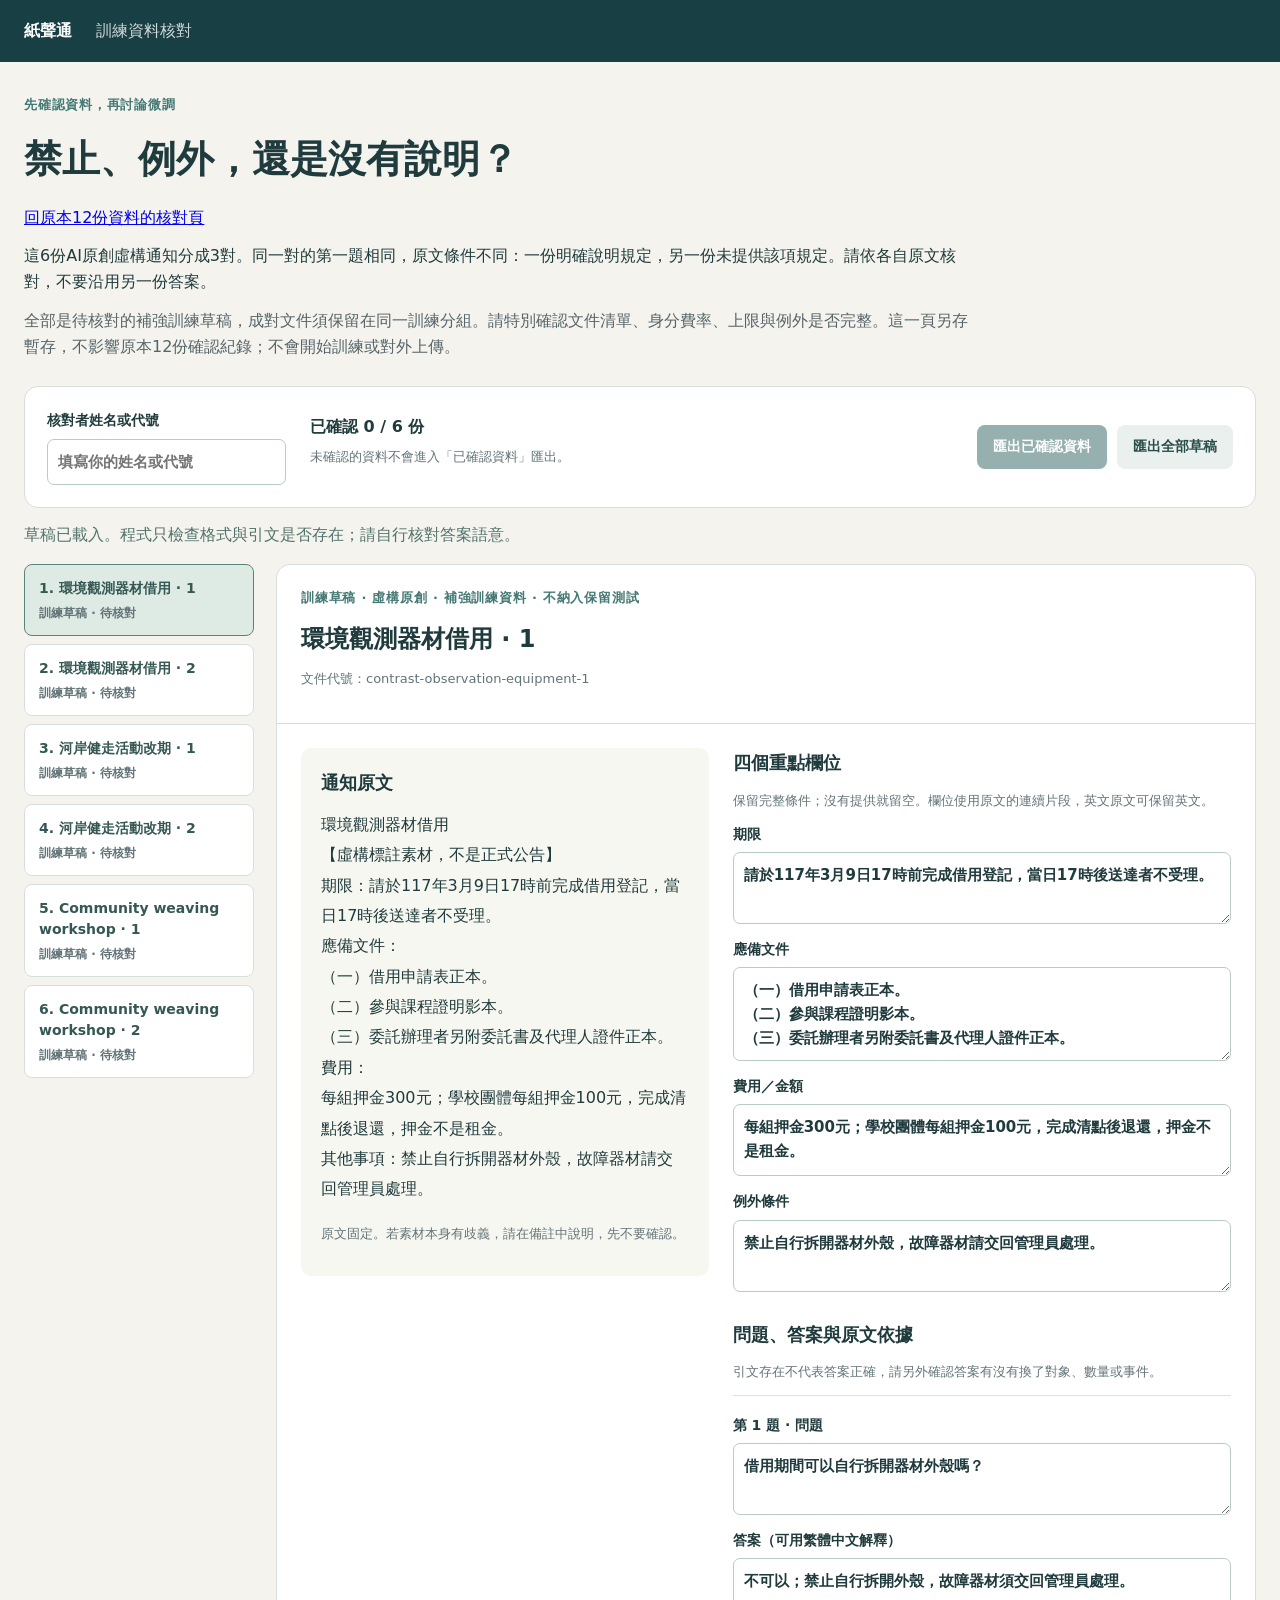
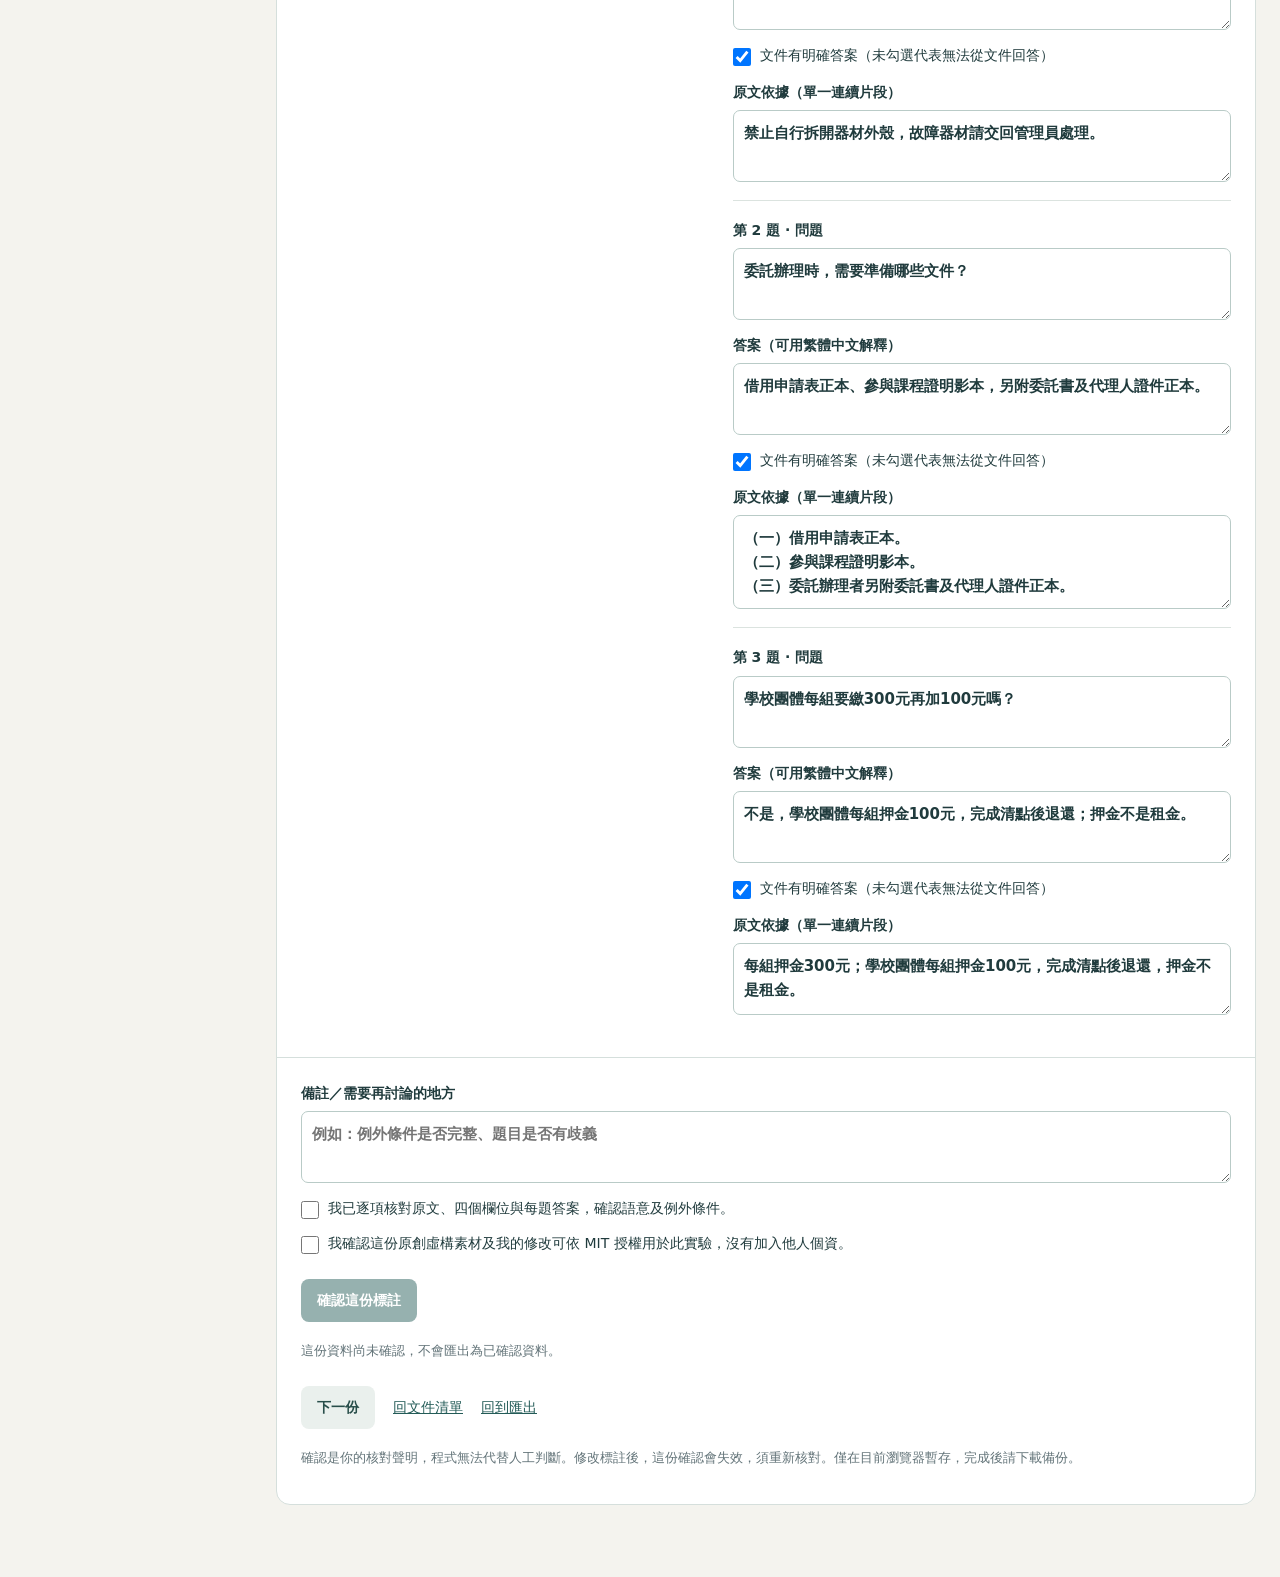
<file: static/training-review-contrast.html>
<!doctype html>
<html lang="zh-Hant-TW">
<head>
  <meta charset="utf-8"><meta name="viewport" content="width=device-width,initial-scale=1">
  <title>紙聲通 · 禁止與例外資料核對</title>
  <link rel="icon" href="/static/favicon.svg" type="image/svg+xml">
  <link rel="stylesheet" href="/static/training-review.css">
  <script src="/static/review-data.js" defer></script>
  <script src="/static/training-review.js" defer></script>
</head>
<body data-review-batch="contrast">
  <header><a href="/">紙聲通</a><span>訓練資料核對</span></header>
  <main>
    <section class="intro">
      <p class="eyebrow">先確認資料，再討論微調</p>
      <h1>禁止、例外，還是沒有說明？</h1>
      <p><a href="/static/training-review.html">回原本12份資料的核對頁</a></p>
      <p>這6份AI原創虛構通知分成3對。同一對的第一題相同，原文條件不同：一份明確說明規定，另一份未提供該項規定。請依各自原文核對，不要沿用另一份答案。</p>
      <p class="note">全部是待核對的補強訓練草稿，成對文件須保留在同一訓練分組。請特別確認文件清單、身分費率、上限與例外是否完整。這一頁另存暫存，不影響原本12份確認紀錄；不會開始訓練或對外上傳。</p>
    </section>
    <section id="review-toolbar" class="toolbar" aria-label="核對設定與匯出">
      <label>核對者姓名或代號<input id="reviewer" autocomplete="off" maxlength="80" placeholder="填寫你的姓名或代號"></label>
      <div><strong id="progress">載入中…</strong><p class="small">未確認的資料不會進入「已確認資料」匯出。</p></div>
      <div class="actions"><button id="export-reviewed" disabled>匯出已確認資料</button><button id="export-draft" class="secondary" disabled>匯出全部草稿</button></div>
    </section>
    <p id="status" role="status" aria-live="polite">正在載入原創標註草稿。</p>
    <details id="export-preview" hidden open>
      <summary>本次匯出內容</summary>
      <p class="small">已嘗試下載 JSONL。若瀏覽器未下載，可複製以下內容，另存成 UTF-8 的 .jsonl 檔案。</p>
      <label>JSONL 內容<textarea id="export-text" readonly rows="7"></textarea></label>
      <button id="copy-export" class="secondary">複製匯出內容</button>
    </details>
    <div class="layout">
      <nav id="documents" aria-label="待核對文件"></nav>
      <section id="editor" hidden aria-label="原文與標註">
        <div class="document-head"><p id="split" class="eyebrow"></p><h2 id="title"></h2><p id="source-id" class="small"></p></div>
        <div class="columns">
          <section class="source"><h3>通知原文</h3><pre id="original"></pre><p class="small">原文固定。若素材本身有歧義，請在備註中說明，先不要確認。</p></section>
          <section class="annotations"><h3>四個重點欄位</h3><p class="small">保留完整條件；沒有提供就留空。欄位使用原文的連續片段，英文原文可保留英文。</p><div id="fields"></div><h3>問題、答案與原文依據</h3><p class="small">引文存在不代表答案正確，請另外確認答案有沒有換了對象、數量或事件。</p><div id="questions"></div></section>
        </div>
        <section class="confirmation">
          <label>備註／需要再討論的地方<textarea id="notes" rows="2" placeholder="例如：例外條件是否完整、題目是否有歧義"></textarea></label>
          <ul id="problems" aria-live="polite"></ul>
          <label class="check"><input id="content-confirmed" type="checkbox">我已逐項核對原文、四個欄位與每題答案，確認語意及例外條件。</label>
          <label class="check"><input id="rights-confirmed" type="checkbox">我確認這份原創虛構素材及我的修改可依 MIT 授權用於此實驗，沒有加入他人個資。</label>
          <button id="confirm-document" disabled>確認這份標註</button>
          <p id="document-status" role="status" class="small"></p>
          <div class="review-navigation"><button id="next-document" class="secondary">下一份</button><a href="#documents">回文件清單</a><a href="#review-toolbar">回到匯出</a></div>
          <p class="small">確認是你的核對聲明，程式無法代替人工判斷。修改標註後，這份確認會失效，須重新核對。僅在目前瀏覽器暫存，完成後請下載備份。</p>
        </section>
      </section>
    </div>
  </main>
</body>
</html>
</file>
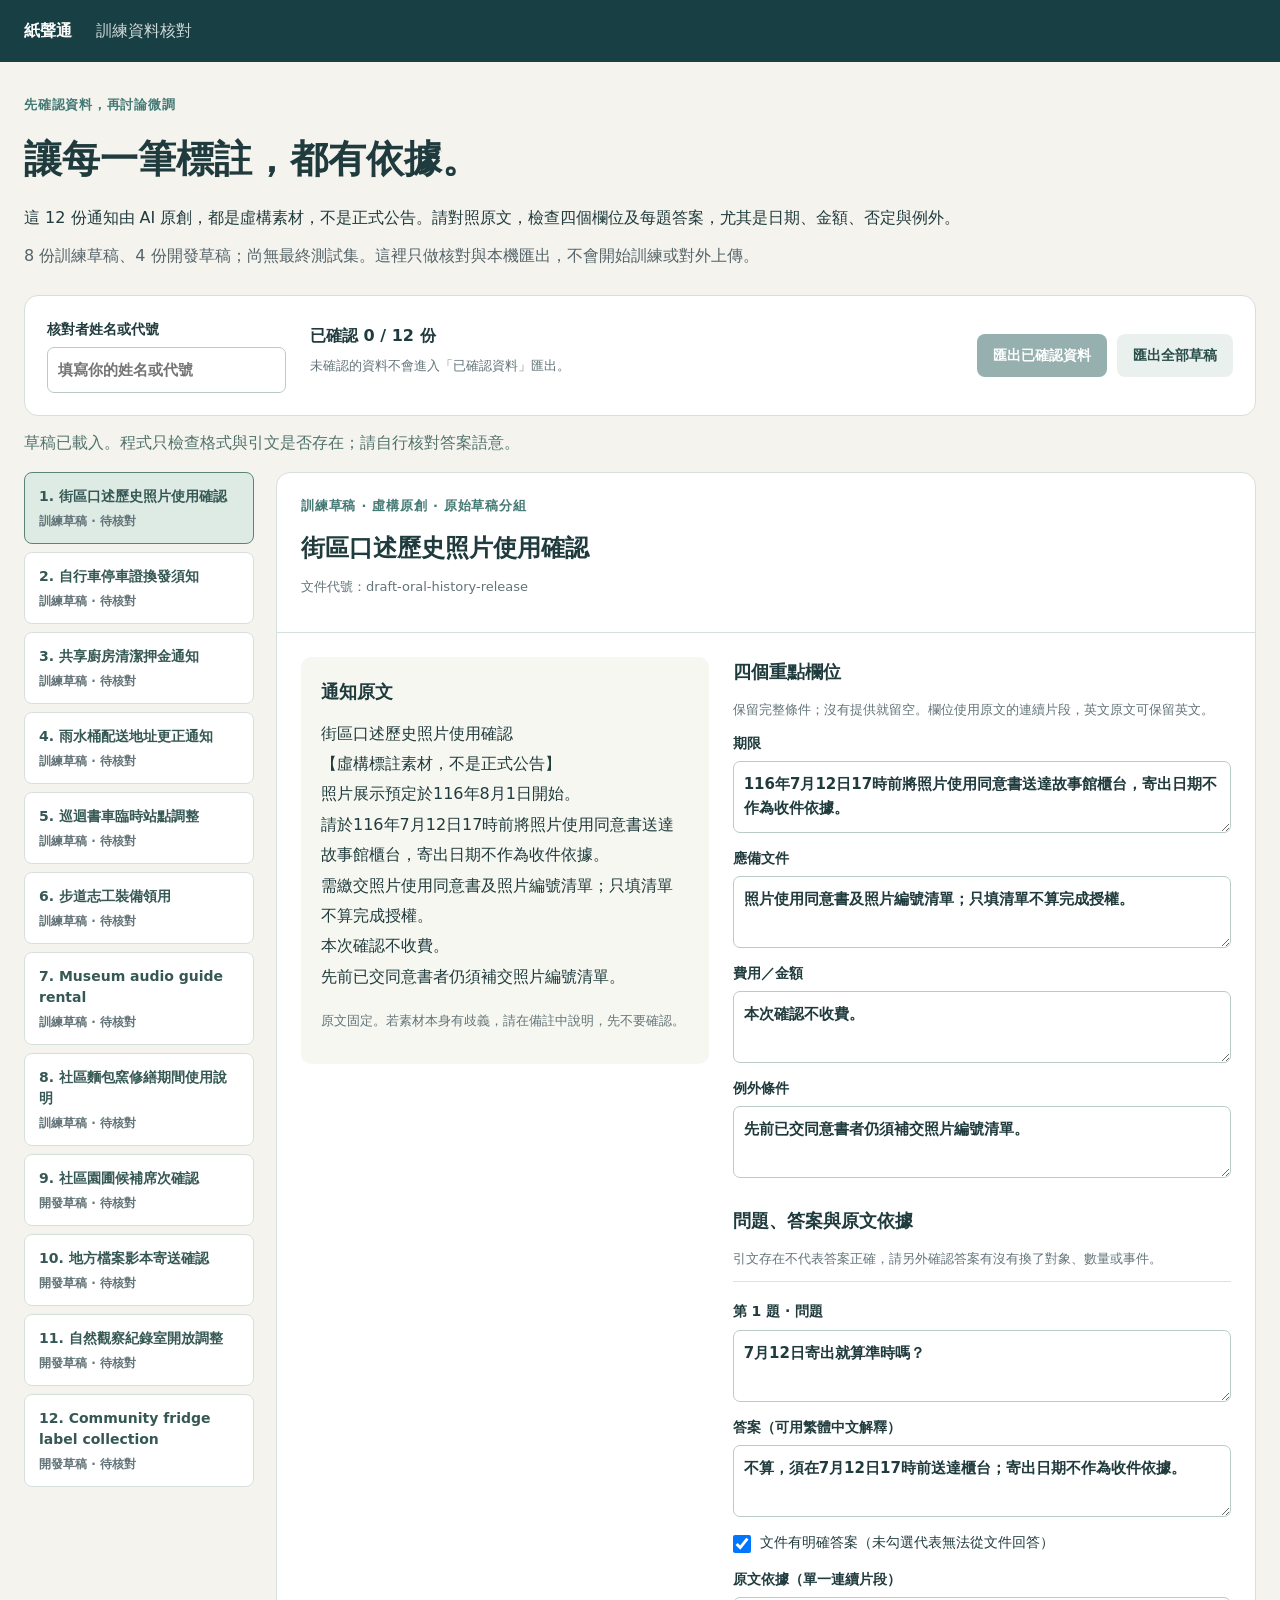
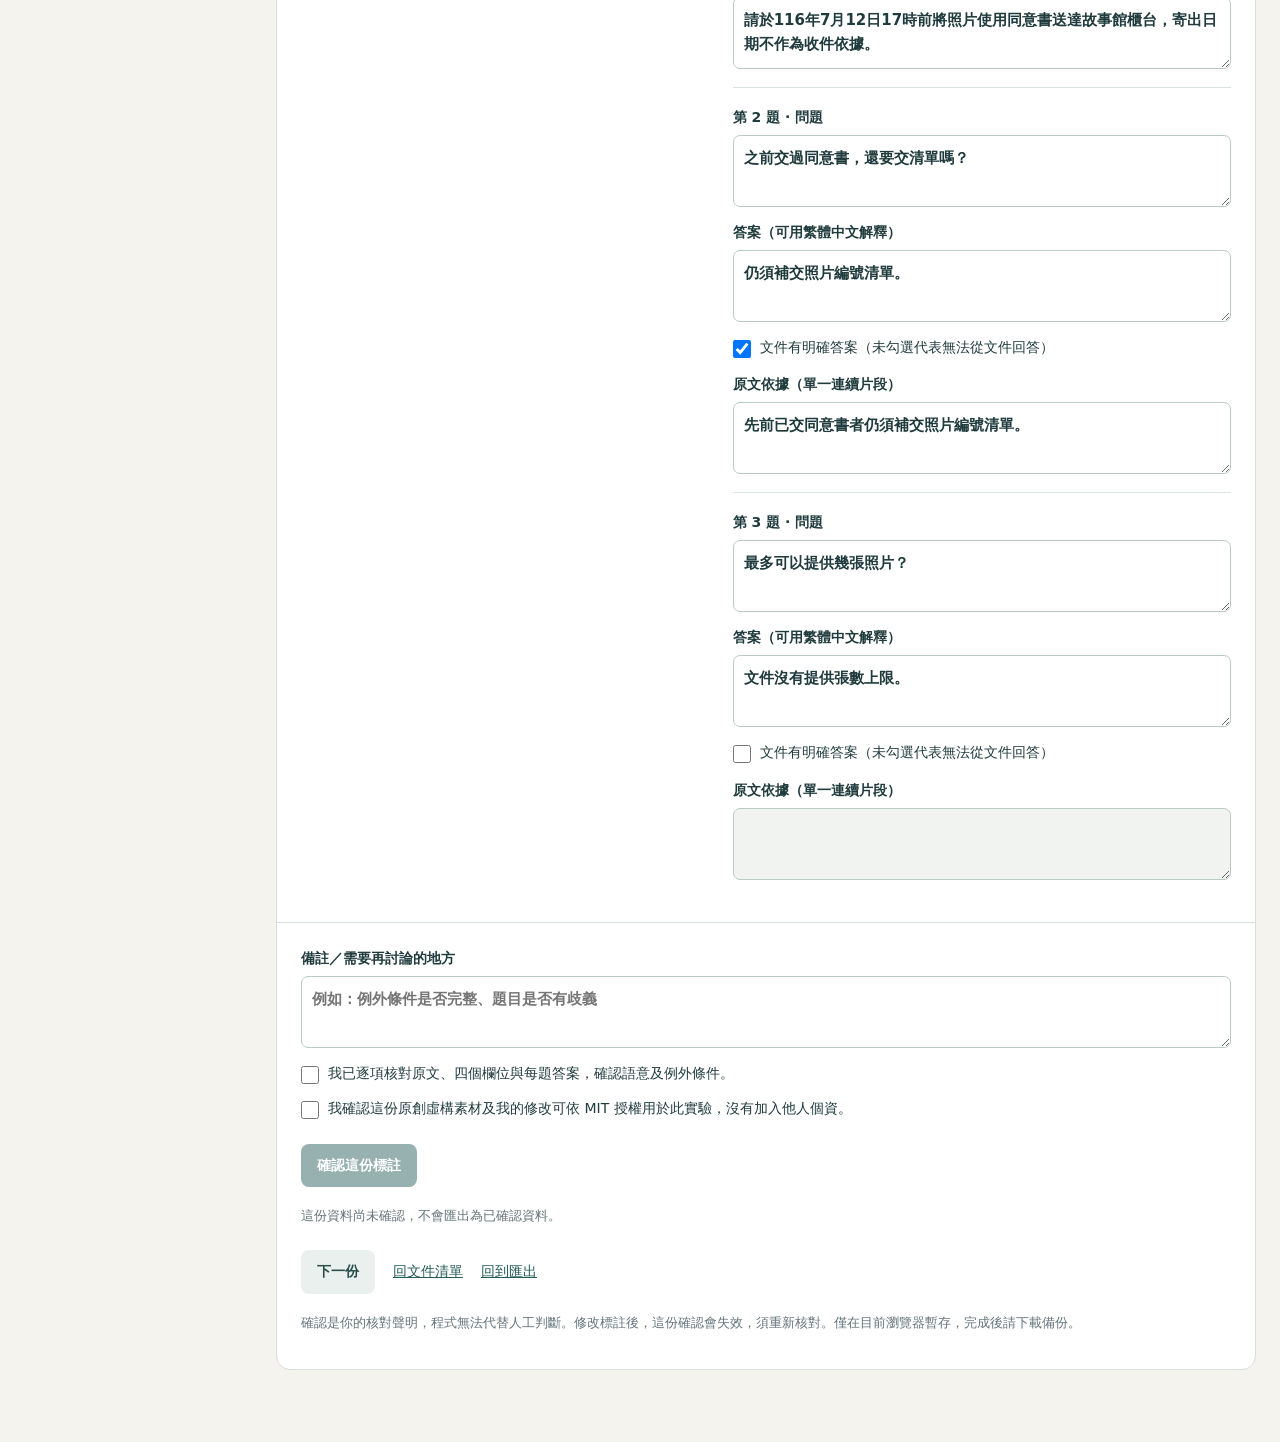
<file: static/training-review.html>
<!doctype html>
<html lang="zh-Hant-TW">
<head>
  <meta charset="utf-8"><meta name="viewport" content="width=device-width,initial-scale=1">
  <title>紙聲通 · 訓練資料核對</title>
  <link rel="icon" href="/static/favicon.svg" type="image/svg+xml">
  <link rel="stylesheet" href="/static/training-review.css">
  <script src="/static/review-data.js" defer></script>
  <script src="/static/training-review.js" defer></script>
</head>
<body>
  <header><a href="/">紙聲通</a><span>訓練資料核對</span></header>
  <main>
    <section class="intro">
      <p class="eyebrow">先確認資料，再討論微調</p>
      <h1>讓每一筆標註，都有依據。</h1>
      <p>這 12 份通知由 AI 原創，都是虛構素材，不是正式公告。請對照原文，檢查四個欄位及每題答案，尤其是日期、金額、否定與例外。</p>
      <p class="note">8 份訓練草稿、4 份開發草稿；尚無最終測試集。這裡只做核對與本機匯出，不會開始訓練或對外上傳。</p>
    </section>
    <section id="review-toolbar" class="toolbar" aria-label="核對設定與匯出">
      <label>核對者姓名或代號<input id="reviewer" autocomplete="off" maxlength="80" placeholder="填寫你的姓名或代號"></label>
      <div><strong id="progress">載入中…</strong><p class="small">未確認的資料不會進入「已確認資料」匯出。</p></div>
      <div class="actions"><button id="export-reviewed" disabled>匯出已確認資料</button><button id="export-draft" class="secondary" disabled>匯出全部草稿</button></div>
    </section>
    <p id="status" role="status" aria-live="polite">正在載入原創標註草稿。</p>
    <details id="export-preview" hidden open>
      <summary>本次匯出內容</summary>
      <p class="small">已嘗試下載 JSONL。若瀏覽器未下載，可複製以下內容，另存成 UTF-8 的 .jsonl 檔案。</p>
      <label>JSONL 內容<textarea id="export-text" readonly rows="7"></textarea></label>
      <button id="copy-export" class="secondary">複製匯出內容</button>
    </details>
    <div class="layout">
      <nav id="documents" aria-label="待核對文件"></nav>
      <section id="editor" hidden aria-label="原文與標註">
        <div class="document-head"><p id="split" class="eyebrow"></p><h2 id="title"></h2><p id="source-id" class="small"></p></div>
        <div class="columns">
          <section class="source"><h3>通知原文</h3><pre id="original"></pre><p class="small">原文固定。若素材本身有歧義，請在備註中說明，先不要確認。</p></section>
          <section class="annotations"><h3>四個重點欄位</h3><p class="small">保留完整條件；沒有提供就留空。欄位使用原文的連續片段，英文原文可保留英文。</p><div id="fields"></div><h3>問題、答案與原文依據</h3><p class="small">引文存在不代表答案正確，請另外確認答案有沒有換了對象、數量或事件。</p><div id="questions"></div></section>
        </div>
        <section class="confirmation">
          <label>備註／需要再討論的地方<textarea id="notes" rows="2" placeholder="例如：例外條件是否完整、題目是否有歧義"></textarea></label>
          <ul id="problems" aria-live="polite"></ul>
          <label class="check"><input id="content-confirmed" type="checkbox">我已逐項核對原文、四個欄位與每題答案，確認語意及例外條件。</label>
          <label class="check"><input id="rights-confirmed" type="checkbox">我確認這份原創虛構素材及我的修改可依 MIT 授權用於此實驗，沒有加入他人個資。</label>
          <button id="confirm-document" disabled>確認這份標註</button>
          <p id="document-status" role="status" class="small"></p>
          <div class="review-navigation"><button id="next-document" class="secondary">下一份</button><a href="#documents">回文件清單</a><a href="#review-toolbar">回到匯出</a></div>
          <p class="small">確認是你的核對聲明，程式無法代替人工判斷。修改標註後，這份確認會失效，須重新核對。僅在目前瀏覽器暫存，完成後請下載備份。</p>
        </section>
      </section>
    </div>
  </main>
</body>
</html>
</file>
<file: static/training-review.css>
:root{font-family:"Microsoft JhengHei",system-ui,sans-serif;color:#203b3d;background:#f4f3ee;font-size:16px;line-height:1.65}
*{box-sizing:border-box}body{margin:0}header{display:flex;gap:24px;padding:18px max(24px,calc((100vw - 1440px)/2));background:#183f43;color:#fff}header a{color:#fff;font-weight:800;text-decoration:none}header span{opacity:.8}main{max-width:1440px;margin:auto;padding:32px 24px 72px}h1{font-size:clamp(26px,3vw,38px);margin:8px 0 14px}h2{font-size:24px;margin:4px 0 8px}h3{font-size:18px;margin:0 0 12px}p{margin:0 0 12px}.eyebrow{font-size:13px;letter-spacing:.06em;color:#447974;font-weight:700}.intro{max-width:950px;margin-bottom:26px}.note{color:#566569}.small{font-size:13px;color:#637479;margin:6px 0 12px}.toolbar{display:flex;align-items:center;gap:24px;flex-wrap:wrap;padding:22px;background:#fff;border:1px solid #d5dfdc;border-radius:14px}.toolbar label{min-width:210px}.actions{margin-left:auto;display:flex;gap:10px;flex-wrap:wrap}label{display:block;font-weight:600;font-size:14px}input:not([type=checkbox]),textarea{display:block;width:100%;font:inherit;font-size:15px;line-height:1.6;padding:10px;border:1px solid #b9cbc7;border-radius:7px;background:#fff;color:#203b3d;margin-top:6px}textarea{resize:vertical;min-height:64px}input:focus,textarea:focus,button:focus-visible{outline:3px solid #c7a554;outline-offset:2px}button{font:inherit;cursor:pointer;border:0;border-radius:8px;padding:10px 16px;background:#245c58;color:#fff;font-size:14px;font-weight:600}button:disabled{cursor:not-allowed;opacity:.48}button.secondary{background:#eaf0ed;color:#284e4a}#status{min-height:28px;margin:14px 0;color:#52736c}.layout{display:grid;grid-template-columns:230px minmax(0,1fr);gap:22px;align-items:start}nav{display:grid;gap:8px;position:sticky;top:16px}nav button{background:#fff;color:#355854;text-align:left;border:1px solid #d5dfdc;line-height:1.5;padding:13px 14px}nav button[aria-current=true]{background:#deebe4;border-color:#588578}nav small{display:block;color:#637479;font-size:12px;margin-top:5px}.document-head{padding:22px 24px;border-bottom:1px solid #d5dfdc}#editor{min-width:0;background:#fff;border:1px solid #d5dfdc;border-radius:14px;overflow:hidden}.columns{display:grid;grid-template-columns:minmax(0,.9fr) minmax(0,1.1fr);gap:24px;padding:24px}.source{align-self:start;position:sticky;top:20px;background:#f6f7f0;border-radius:10px;padding:20px}.source pre{white-space:pre-wrap;overflow-wrap:anywhere;font:inherit;font-size:16px;line-height:1.9;margin:0 0 18px}.annotations label{margin-bottom:14px}.annotations h3:not(:first-child){margin-top:28px}.question{border-top:1px solid #dbe3df;padding:18px 0 4px}.check{display:flex;align-items:flex-start;gap:9px;margin:12px 0;font-weight:400}.check input{width:18px;height:18px;flex-shrink:0;margin:4px 0 0}.question textarea:disabled{background:#f1f3f0;color:#82908e}.confirmation{border-top:1px solid #d5dfdc;padding:24px}.confirmation button{margin:12px 0}#problems{color:#9c4134;font-size:14px;padding-left:20px}#source-id{overflow-wrap:anywhere}[hidden]{display:none!important}@media(max-width:1050px){.columns{grid-template-columns:1fr}.source{position:static}}@media(max-width:700px){main{padding:24px 14px 48px}.layout{grid-template-columns:1fr}nav{position:static;grid-template-columns:repeat(2,minmax(0,1fr));gap:6px}nav button{font-size:13px;padding:10px}.toolbar{padding:18px;gap:12px}.toolbar label,.actions{width:100%;margin:0}.actions button{flex:1}.columns,.confirmation,.document-head{padding:18px}.source{padding:16px}h2{font-size:21px}}

.review-navigation{display:flex;align-items:center;gap:18px;flex-wrap:wrap}.review-navigation a{color:#245c58;font-size:14px}#documents,#review-toolbar,#editor{scroll-margin-top:18px}
textarea{field-sizing:content;min-height:72px}
#export-preview{padding:20px;background:#fff;border:1px solid #d5dfdc;border-radius:12px;margin:16px 0 24px}#export-preview summary{font-weight:700;cursor:pointer}#export-text{field-sizing:fixed;height:220px;font:13px/1.6 monospace;white-space:pre;overflow:auto}#copy-export{margin-top:12px}
</file>
